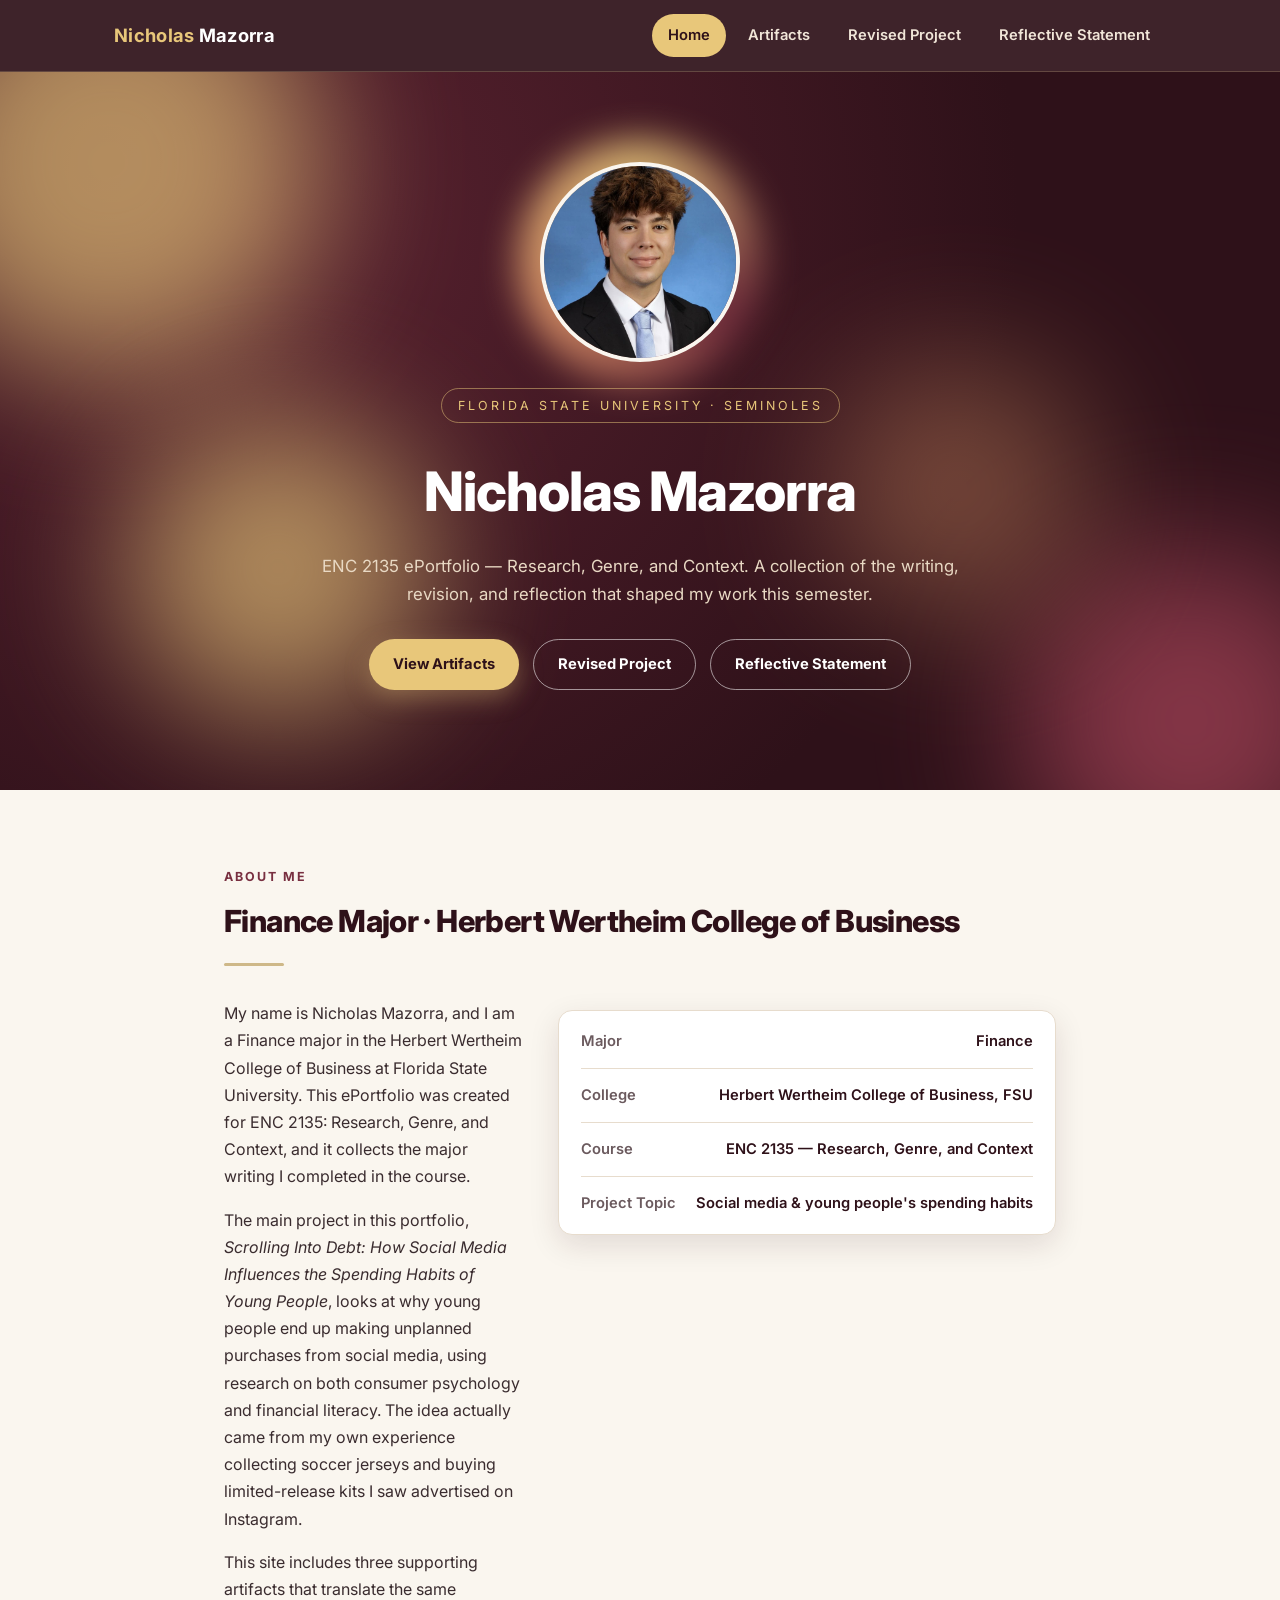
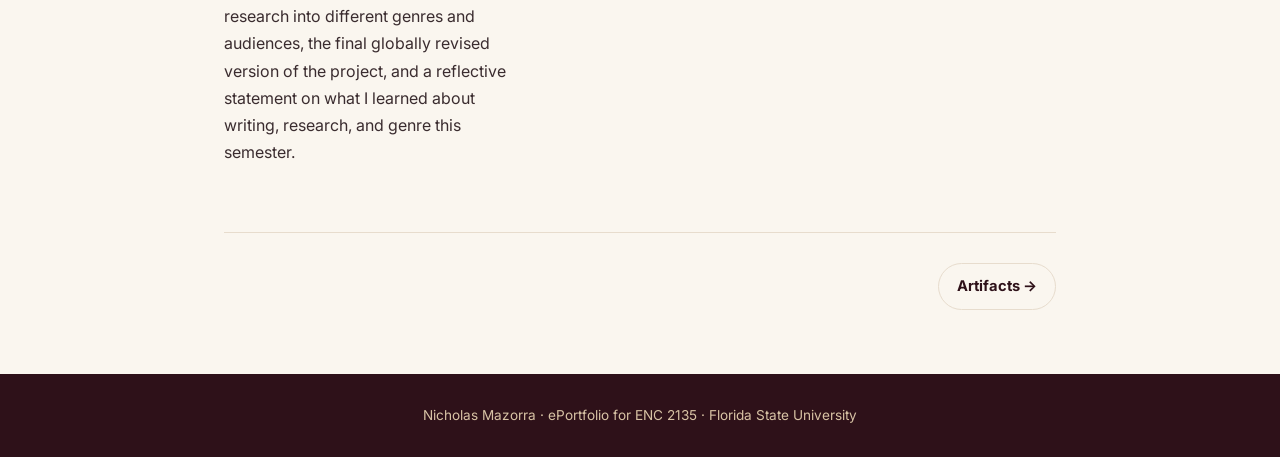
<file: index.html>
<!DOCTYPE html>
<html lang="en">
<head>
<meta charset="UTF-8">
<meta name="viewport" content="width=device-width, initial-scale=1.0">
<title>Nicholas Mazorra — ENC 2135 ePortfolio</title>
<meta name="description" content="Nicholas Mazorra's ENC 2135 ePortfolio — Florida State University. Home, Artifacts, Revised Project, and Reflective Statement.">
<link rel="stylesheet" href="style.css">
</head>
<body>

<header class="topnav">
  <div class="nav-inner">
    <a class="brand" href="index.html">Nicholas <span>Mazorra</span></a>
    <button type="button" class="hamburger" aria-label="Menu"><span></span><span></span><span></span></button>
    <nav class="links">
      <a href="index.html" class="active">Home</a>
      <a href="artifacts.html">Artifacts</a>
      <a href="revision.html">Revised Project</a>
      <a href="reflective.html">Reflective Statement</a>
    </nav>
  </div>
</header>

<section class="hero aura-bg">
  <div class="aura-blob gold b1"></div>
  <div class="aura-blob garnet b2"></div>
  <div class="aura-blob blush b3"></div>
  <div class="aura-blob gold b4"></div>

  <div class="portrait-wrap">
    <img src="nico-photo.png" alt="Photo of Nicholas Mazorra">
  </div>

  <span class="eyebrow">Florida State University · Seminoles</span>
  <h1>Nicholas Mazorra</h1>
  <p class="lead">ENC 2135 ePortfolio — Research, Genre, and Context. A collection of
    the writing, revision, and reflection that shaped my work this semester.</p>

  <div class="cta-row">
    <a class="btn btn-gold" href="artifacts.html">View Artifacts</a>
    <a class="btn btn-outline" href="revision.html">Revised Project</a>
    <a class="btn btn-outline" href="reflective.html">Reflective Statement</a>
  </div>
</section>

<div class="container">

  <section class="reveal">
    <p class="section-tag">About Me</p>
    <h2 class="title">Finance Major · Herbert Wertheim College of Business</h2>
    <div class="divider"></div>

    <div class="about-flex">
      <div class="text">
        <p>My name is Nicholas Mazorra, and I am a Finance major in the Herbert
          Wertheim College of Business at Florida State University. This
          ePortfolio was created for ENC 2135: Research, Genre, and Context,
          and it collects the major writing I completed in the course.</p>
        <p>The main project in this portfolio, <em>Scrolling Into Debt: How
          Social Media Influences the Spending Habits of Young People</em>,
          looks at why young people end up making unplanned purchases from
          social media, using research on both consumer psychology and
          financial literacy. The idea actually came from my own experience
          collecting soccer jerseys and buying limited-release kits I saw
          advertised on Instagram.</p>
        <p>This site includes three supporting artifacts that translate the
          same research into different genres and audiences, the final
          globally revised version of the project, and a reflective statement
          on what I learned about writing, research, and genre this
          semester.</p>
      </div>

      <div class="fact-card">
        <div class="fact"><span class="k">Major</span><span class="v">Finance</span></div>
        <div class="fact"><span class="k">College</span><span class="v">Herbert Wertheim College of Business, FSU</span></div>
        <div class="fact"><span class="k">Course</span><span class="v">ENC 2135 — Research, Genre, and Context</span></div>
        <div class="fact"><span class="k">Project Topic</span><span class="v">Social media &amp; young people's spending habits</span></div>
      </div>
    </div>
  </section>

  <div class="page-links reveal">
    <span></span>
    <a href="artifacts.html">Artifacts →</a>
  </div>

</div>

<footer class="site">
  Nicholas Mazorra · ePortfolio for ENC 2135 · Florida State University
</footer>

<script src="script.js"></script>
</body>
</html>
</file>
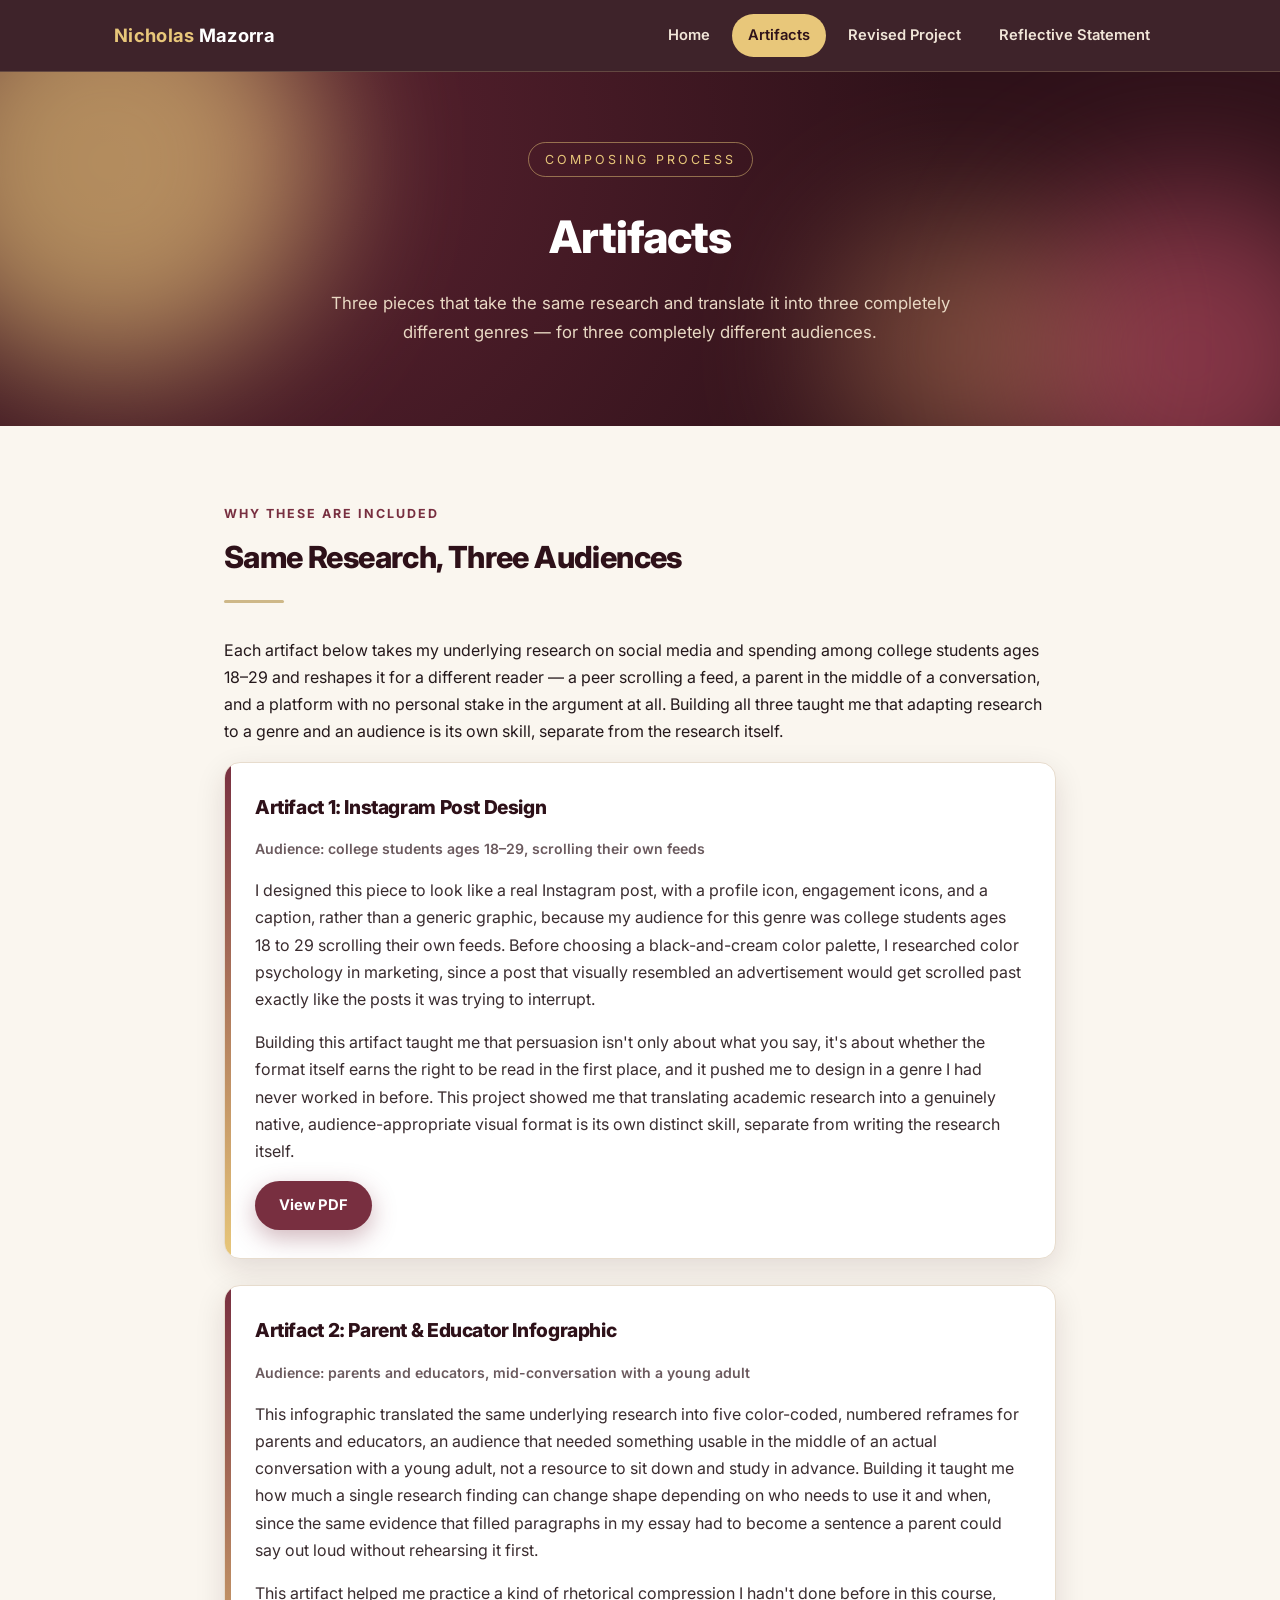
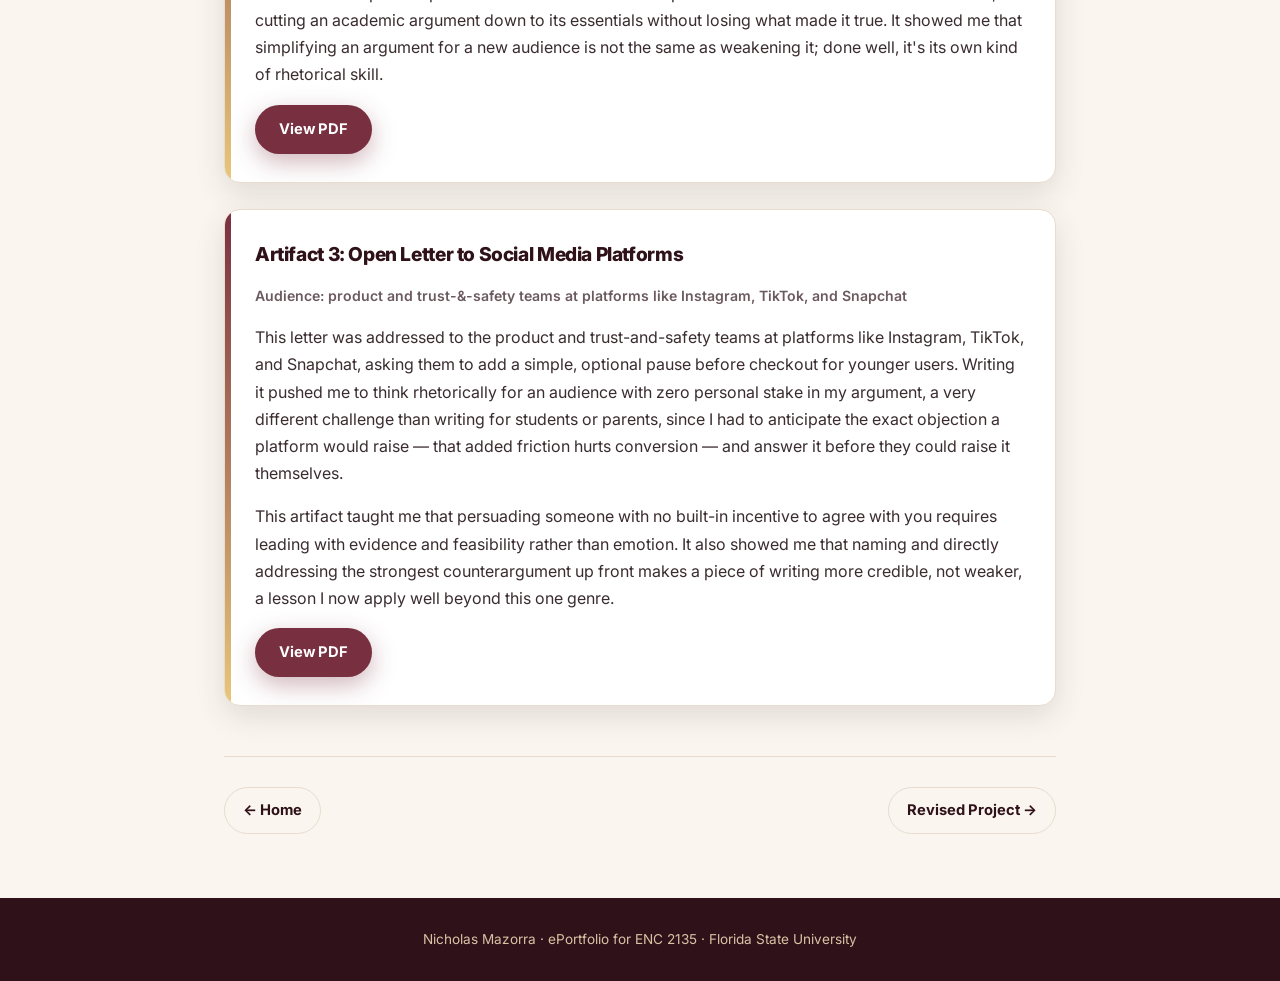
<file: artifacts.html>
<!DOCTYPE html>
<html lang="en">
<head>
<meta charset="UTF-8">
<meta name="viewport" content="width=device-width, initial-scale=1.0">
<title>Artifacts — Nicholas Mazorra ePortfolio</title>
<meta name="description" content="Artifacts from Nicholas Mazorra's ENC 2135 composing process at Florida State University.">
<link rel="stylesheet" href="style.css">
</head>
<body>

<header class="topnav">
  <div class="nav-inner">
    <a class="brand" href="index.html">Nicholas <span>Mazorra</span></a>
    <button type="button" class="hamburger" aria-label="Menu"><span></span><span></span><span></span></button>
    <nav class="links">
      <a href="index.html">Home</a>
      <a href="artifacts.html" class="active">Artifacts</a>
      <a href="revision.html">Revised Project</a>
      <a href="reflective.html">Reflective Statement</a>
    </nav>
  </div>
</header>

<section class="hero aura-bg" style="padding:70px 24px 80px;">
  <div class="aura-blob gold b1"></div>
  <div class="aura-blob garnet b2"></div>
  <div class="aura-blob blush b3"></div>
  <span class="eyebrow">Composing Process</span>
  <h1 style="font-size:clamp(1.9rem,4.5vw,2.8rem);">Artifacts</h1>
  <p class="lead">Three pieces that take the same research and translate it
    into three completely different genres — for three completely different audiences.</p>
</section>

<div class="container">

  <section class="reveal">
    <p class="section-tag">Why These Are Included</p>
    <h2 class="title">Same Research, Three Audiences</h2>
    <div class="divider"></div>
    <p>Each artifact below takes my underlying research on social media and
      spending among college students ages 18–29 and reshapes it for a
      different reader — a peer scrolling a feed, a parent in the middle of a
      conversation, and a platform with no personal stake in the argument at
      all. Building all three taught me that adapting research to a genre and
      an audience is its own skill, separate from the research itself.</p>
  </section>

  <div class="artifact-card reveal">
    <h3>Artifact 1: Instagram Post Design</h3>
    <p class="meta">Audience: college students ages 18–29, scrolling their own feeds</p>
    <p>I designed this piece to look like a real Instagram post, with a
      profile icon, engagement icons, and a caption, rather than a generic
      graphic, because my audience for this genre was college students ages
      18 to 29 scrolling their own feeds. Before choosing a black-and-cream
      color palette, I researched color psychology in marketing, since a post
      that visually resembled an advertisement would get scrolled past
      exactly like the posts it was trying to interrupt.</p>
    <p>Building this artifact taught me that persuasion isn't only about what
      you say, it's about whether the format itself earns the right to be
      read in the first place, and it pushed me to design in a genre I had
      never worked in before. This project showed me that translating
      academic research into a genuinely native, audience-appropriate visual
      format is its own distinct skill, separate from writing the research
      itself.</p>
    <a class="btn btn-solid" href="Artifact_1_Social_Media_Post.pdf" target="_blank">View PDF</a>
  </div>

  <div class="artifact-card reveal">
    <h3>Artifact 2: Parent &amp; Educator Infographic</h3>
    <p class="meta">Audience: parents and educators, mid-conversation with a young adult</p>
    <p>This infographic translated the same underlying research into five
      color-coded, numbered reframes for parents and educators, an audience
      that needed something usable in the middle of an actual conversation
      with a young adult, not a resource to sit down and study in advance.
      Building it taught me how much a single research finding can change
      shape depending on who needs to use it and when, since the same
      evidence that filled paragraphs in my essay had to become a sentence a
      parent could say out loud without rehearsing it first.</p>
    <p>This artifact helped me practice a kind of rhetorical compression I
      hadn't done before in this course, cutting an academic argument down to
      its essentials without losing what made it true. It showed me that
      simplifying an argument for a new audience is not the same as
      weakening it; done well, it's its own kind of rhetorical skill.</p>
    <a class="btn btn-solid" href="Artifact_2_Infographic.pdf" target="_blank">View PDF</a>
  </div>

  <div class="artifact-card reveal">
    <h3>Artifact 3: Open Letter to Social Media Platforms</h3>
    <p class="meta">Audience: product and trust-&amp;-safety teams at platforms like Instagram, TikTok, and Snapchat</p>
    <p>This letter was addressed to the product and trust-and-safety teams at
      platforms like Instagram, TikTok, and Snapchat, asking them to add a
      simple, optional pause before checkout for younger users. Writing it
      pushed me to think rhetorically for an audience with zero personal
      stake in my argument, a very different challenge than writing for
      students or parents, since I had to anticipate the exact objection a
      platform would raise — that added friction hurts conversion — and
      answer it before they could raise it themselves.</p>
    <p>This artifact taught me that persuading someone with no built-in
      incentive to agree with you requires leading with evidence and
      feasibility rather than emotion. It also showed me that naming and
      directly addressing the strongest counterargument up front makes a
      piece of writing more credible, not weaker, a lesson I now apply well
      beyond this one genre.</p>
    <a class="btn btn-solid" href="Artifact_3_Open_Letter.pdf" target="_blank">View PDF</a>
  </div>

  <div class="page-links reveal">
    <a href="index.html">← Home</a>
    <a href="revision.html">Revised Project →</a>
  </div>

</div>

<footer class="site">
  Nicholas Mazorra · ePortfolio for ENC 2135 · Florida State University
</footer>

<script src="script.js"></script>
</body>
</html>
</file>
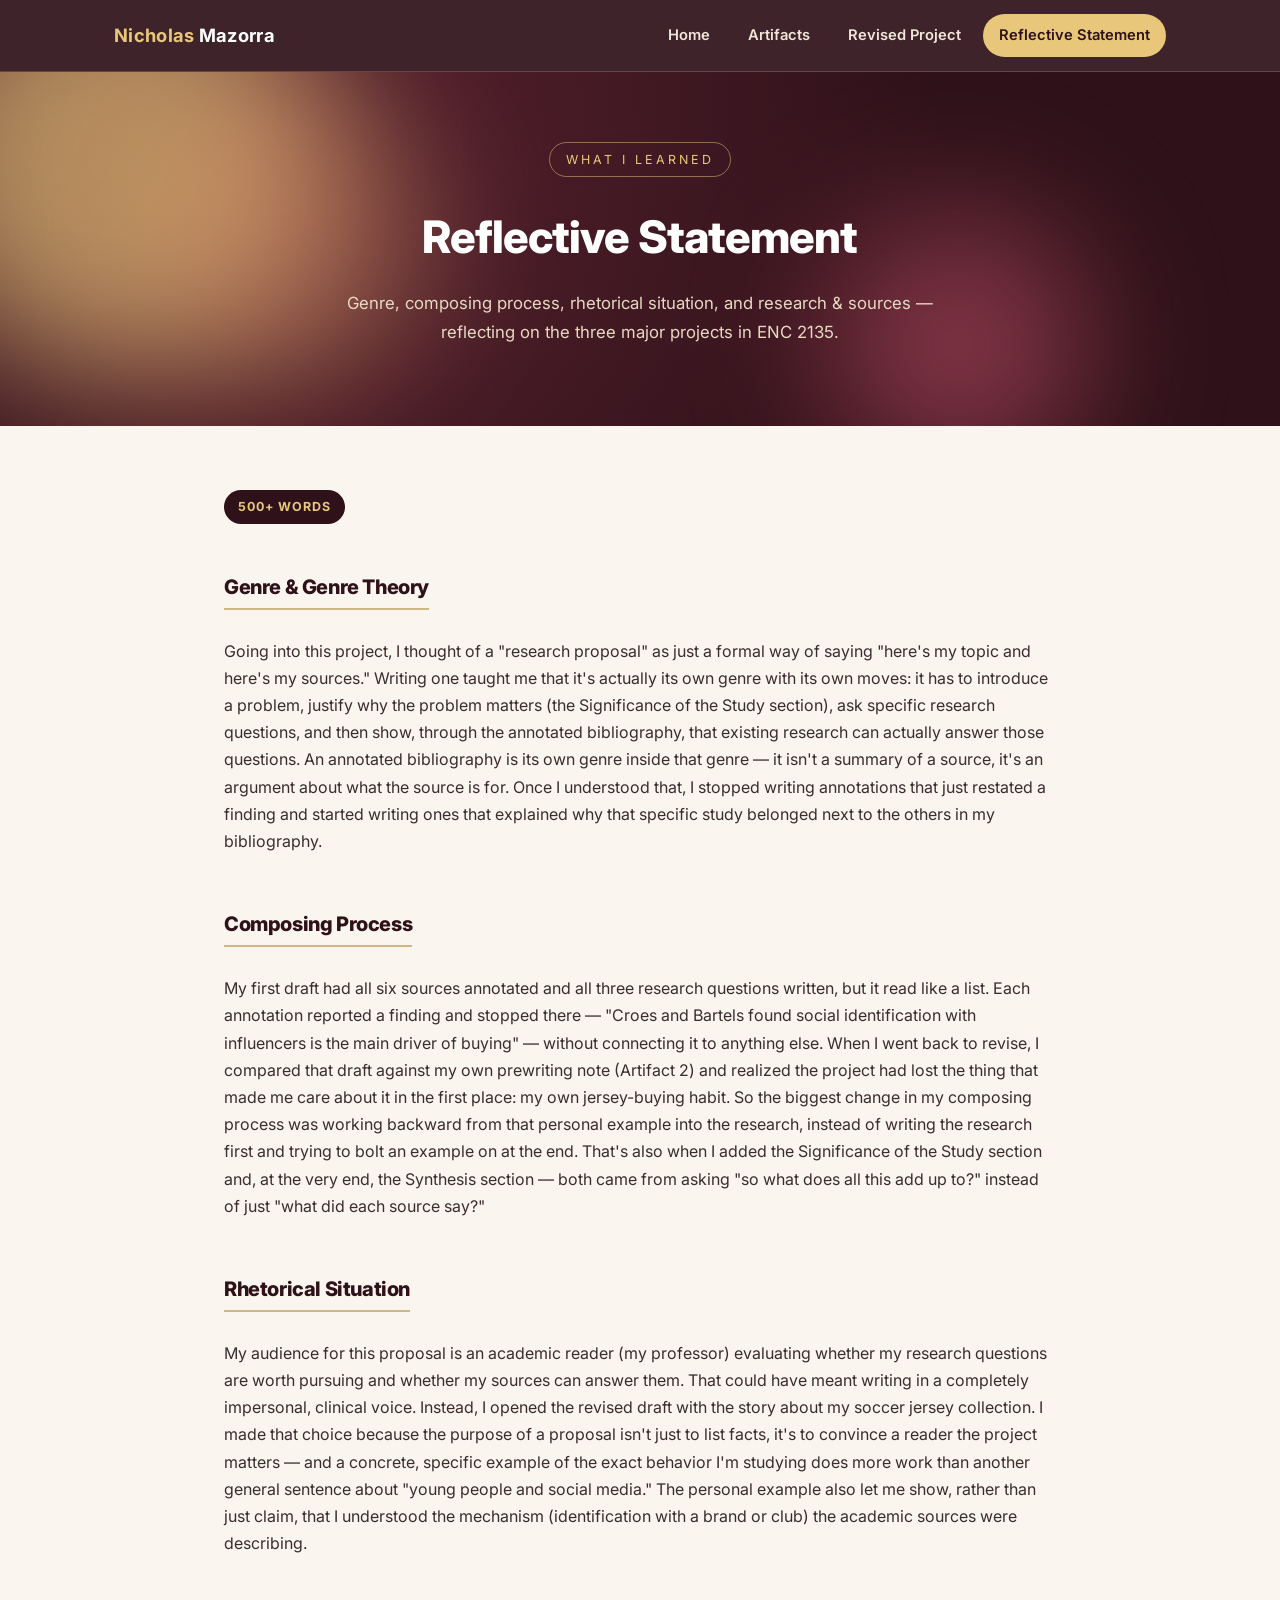
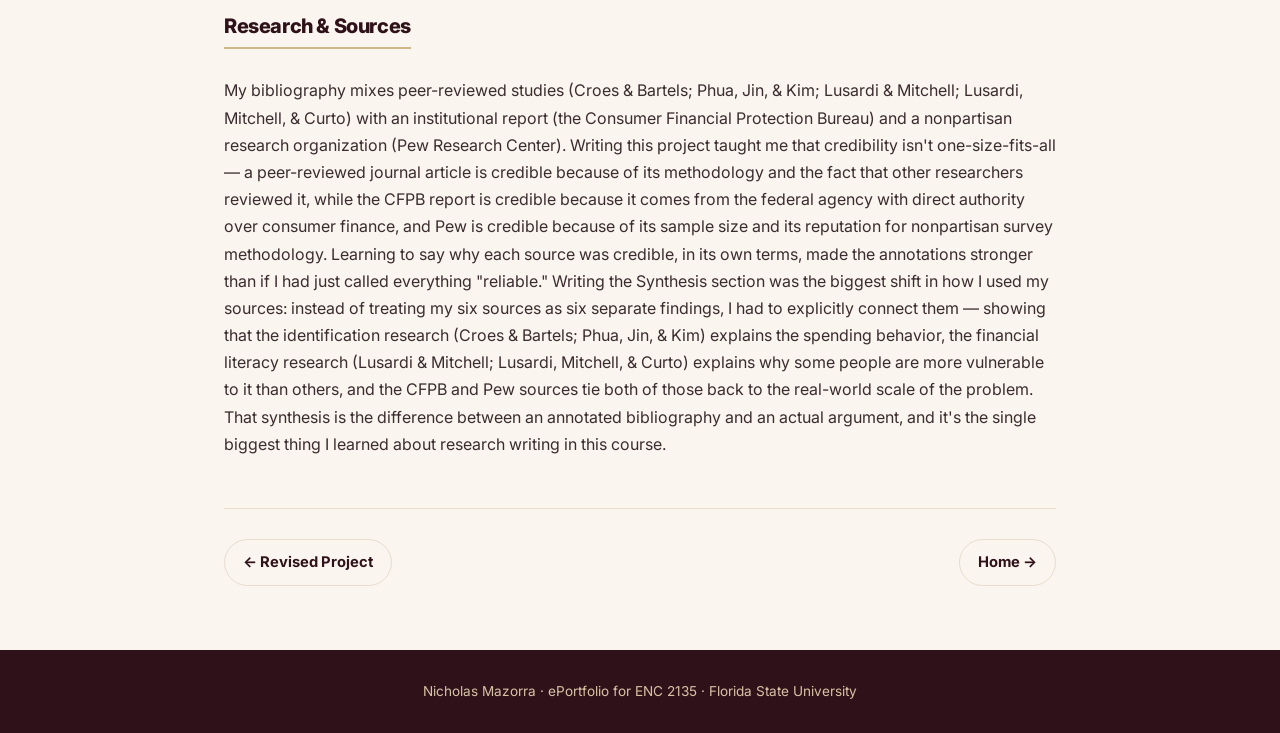
<file: reflective.html>
<!DOCTYPE html>
<html lang="en">
<head>
<meta charset="UTF-8">
<meta name="viewport" content="width=device-width, initial-scale=1.0">
<title>Reflective Statement — Nicholas Mazorra ePortfolio</title>
<meta name="description" content="Reflective statement on genre, composing process, rhetoric, and research for ENC 2135 at Florida State University.">
<link rel="stylesheet" href="style.css">
</head>
<body>

<header class="topnav">
  <div class="nav-inner">
    <a class="brand" href="index.html">Nicholas <span>Mazorra</span></a>
    <button type="button" class="hamburger" aria-label="Menu"><span></span><span></span><span></span></button>
    <nav class="links">
      <a href="index.html">Home</a>
      <a href="artifacts.html">Artifacts</a>
      <a href="revision.html">Revised Project</a>
      <a href="reflective.html" class="active">Reflective Statement</a>
    </nav>
  </div>
</header>

<section class="hero aura-bg" style="padding:70px 24px 80px;">
  <div class="aura-blob gold b1"></div>
  <div class="aura-blob garnet b3"></div>
  <div class="aura-blob blush b4"></div>
  <span class="eyebrow">What I Learned</span>
  <h1 style="font-size:clamp(1.9rem,4.5vw,2.8rem);">Reflective Statement</h1>
  <p class="lead">Genre, composing process, rhetorical situation, and research
    &amp; sources — reflecting on the three major projects in ENC 2135.</p>
</section>

<div class="container">

  <span class="word-badge reveal">500+ WORDS</span>

  <div class="reflect-block reveal">
    <h3>Genre &amp; Genre Theory</h3>
    <p>Going into this project, I thought of a "research proposal" as just a
      formal way of saying "here's my topic and here's my sources." Writing
      one taught me that it's actually its own genre with its own moves: it
      has to introduce a problem, justify why the problem matters (the
      Significance of the Study section), ask specific research questions,
      and then show, through the annotated bibliography, that existing
      research can actually answer those questions. An annotated bibliography
      is its own genre inside that genre — it isn't a summary of a source,
      it's an argument about what the source is for. Once I understood that,
      I stopped writing annotations that just restated a finding and started
      writing ones that explained why that specific study belonged next to
      the others in my bibliography.</p>
  </div>

  <div class="reflect-block reveal">
    <h3>Composing Process</h3>
    <p>My first draft had all six sources annotated and all three research
      questions written, but it read like a list. Each annotation reported a
      finding and stopped there — "Croes and Bartels found social
      identification with influencers is the main driver of buying" — without
      connecting it to anything else. When I went back to revise, I compared
      that draft against my own prewriting note (Artifact 2) and realized the
      project had lost the thing that made me care about it in the first
      place: my own jersey-buying habit. So the biggest change in my
      composing process was working backward from that personal example into
      the research, instead of writing the research first and trying to bolt
      an example on at the end. That's also when I added the Significance of
      the Study section and, at the very end, the Synthesis section — both
      came from asking "so what does all this add up to?" instead of just
      "what did each source say?"</p>
  </div>

  <div class="reflect-block reveal">
    <h3>Rhetorical Situation</h3>
    <p>My audience for this proposal is an academic reader (my professor)
      evaluating whether my research questions are worth pursuing and whether
      my sources can answer them. That could have meant writing in a
      completely impersonal, clinical voice. Instead, I opened the revised
      draft with the story about my soccer jersey collection. I made that
      choice because the purpose of a proposal isn't just to list facts, it's
      to convince a reader the project matters — and a concrete, specific
      example of the exact behavior I'm studying does more work than another
      general sentence about "young people and social media." The personal
      example also let me show, rather than just claim, that I understood the
      mechanism (identification with a brand or club) the academic sources
      were describing.</p>
  </div>

  <div class="reflect-block reveal">
    <h3>Research &amp; Sources</h3>
    <p>My bibliography mixes peer-reviewed studies (Croes &amp; Bartels; Phua,
      Jin, &amp; Kim; Lusardi &amp; Mitchell; Lusardi, Mitchell, &amp; Curto)
      with an institutional report (the Consumer Financial Protection Bureau)
      and a nonpartisan research organization (Pew Research Center). Writing
      this project taught me that credibility isn't one-size-fits-all — a
      peer-reviewed journal article is credible because of its methodology
      and the fact that other researchers reviewed it, while the CFPB report
      is credible because it comes from the federal agency with direct
      authority over consumer finance, and Pew is credible because of its
      sample size and its reputation for nonpartisan survey methodology.
      Learning to say why each source was credible, in its own terms, made
      the annotations stronger than if I had just called everything
      "reliable." Writing the Synthesis section was the biggest shift in how
      I used my sources: instead of treating my six sources as six separate
      findings, I had to explicitly connect them — showing that the
      identification research (Croes &amp; Bartels; Phua, Jin, &amp; Kim)
      explains the spending behavior, the financial literacy research
      (Lusardi &amp; Mitchell; Lusardi, Mitchell, &amp; Curto) explains why
      some people are more vulnerable to it than others, and the CFPB and Pew
      sources tie both of those back to the real-world scale of the problem.
      That synthesis is the difference between an annotated bibliography and
      an actual argument, and it's the single biggest thing I learned about
      research writing in this course.</p>
  </div>

  <div class="page-links reveal">
    <a href="revision.html">← Revised Project</a>
    <a href="index.html">Home →</a>
  </div>

</div>

<footer class="site">
  Nicholas Mazorra · ePortfolio for ENC 2135 · Florida State University
</footer>

<script src="script.js"></script>
</body>
</html>
</file>
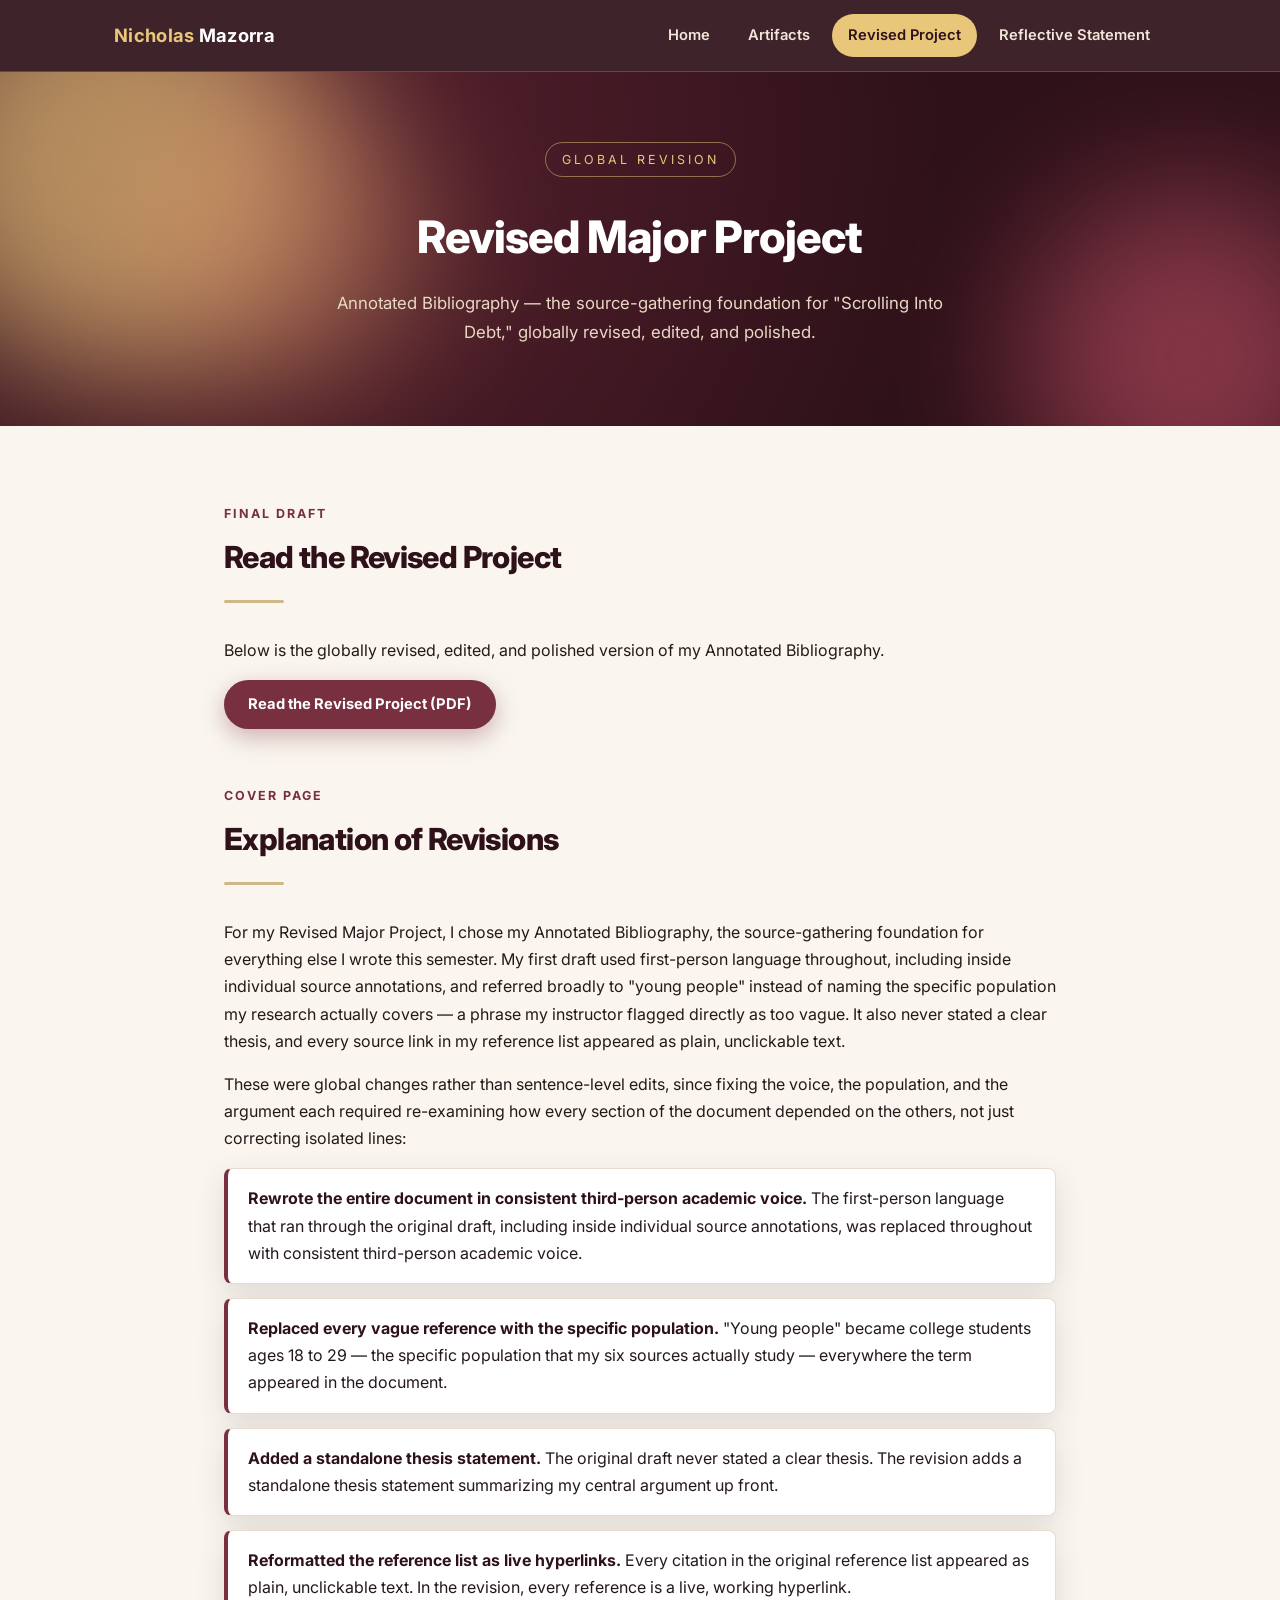
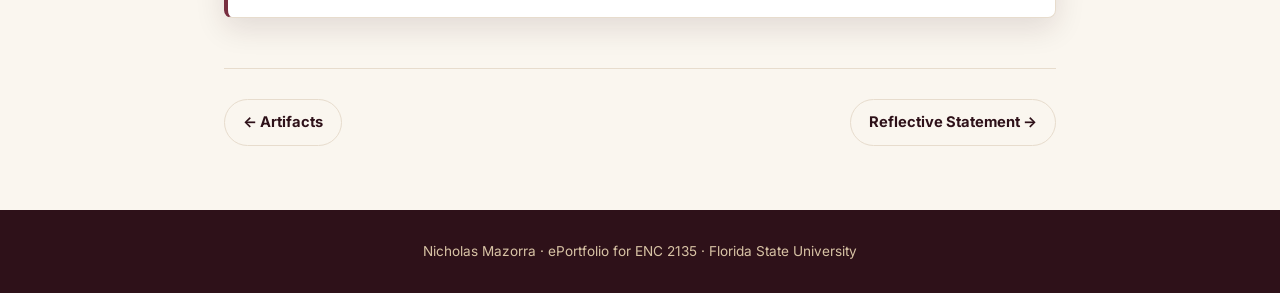
<file: revision.html>
<!DOCTYPE html>
<html lang="en">
<head>
<meta charset="UTF-8">
<meta name="viewport" content="width=device-width, initial-scale=1.0">
<title>Revised Project — Nicholas Mazorra ePortfolio</title>
<meta name="description" content="Globally revised research proposal and annotated bibliography for ENC 2135 at Florida State University.">
<link rel="stylesheet" href="style.css">
</head>
<body>

<header class="topnav">
  <div class="nav-inner">
    <a class="brand" href="index.html">Nicholas <span>Mazorra</span></a>
    <button type="button" class="hamburger" aria-label="Menu"><span></span><span></span><span></span></button>
    <nav class="links">
      <a href="index.html">Home</a>
      <a href="artifacts.html">Artifacts</a>
      <a href="revision.html" class="active">Revised Project</a>
      <a href="reflective.html">Reflective Statement</a>
    </nav>
  </div>
</header>

<section class="hero aura-bg" style="padding:70px 24px 80px;">
  <div class="aura-blob gold b1"></div>
  <div class="aura-blob garnet b2"></div>
  <div class="aura-blob blush b4"></div>
  <span class="eyebrow">Global Revision</span>
  <h1 style="font-size:clamp(1.9rem,4.5vw,2.8rem);">Revised Major Project</h1>
  <p class="lead">Annotated Bibliography — the source-gathering foundation
    for "Scrolling Into Debt," globally revised, edited, and polished.</p>
</section>

<div class="container">

  <section class="reveal">
    <p class="section-tag">Final Draft</p>
    <h2 class="title">Read the Revised Project</h2>
    <div class="divider"></div>
    <p>Below is the globally revised, edited, and polished version of my
      Annotated Bibliography.</p>
    <a class="btn btn-solid" href="Draft_2_Revised.pdf" target="_blank">Read the Revised Project (PDF)</a>
  </section>

  <section class="reveal" style="margin-top:56px;">
    <p class="section-tag">Cover Page</p>
    <h2 class="title">Explanation of Revisions</h2>
    <div class="divider"></div>
    <p>For my Revised Major Project, I chose my Annotated Bibliography, the
      source-gathering foundation for everything else I wrote this semester.
      My first draft used first-person language throughout, including inside
      individual source annotations, and referred broadly to "young people"
      instead of naming the specific population my research actually covers
      — a phrase my instructor flagged directly as too vague. It also never
      stated a clear thesis, and every source link in my reference list
      appeared as plain, unclickable text.</p>
    <p>These were global changes rather than sentence-level edits, since
      fixing the voice, the population, and the argument each required
      re-examining how every section of the document depended on the others,
      not just correcting isolated lines:</p>

    <ul class="changes">
      <li><strong>Rewrote the entire document in consistent third-person
        academic voice.</strong> The first-person language that ran through
        the original draft, including inside individual source annotations,
        was replaced throughout with consistent third-person academic voice.</li>
      <li><strong>Replaced every vague reference with the specific
        population.</strong> "Young people" became college students ages 18
        to 29 — the specific population that my six sources actually study —
        everywhere the term appeared in the document.</li>
      <li><strong>Added a standalone thesis statement.</strong> The original
        draft never stated a clear thesis. The revision adds a standalone
        thesis statement summarizing my central argument up front.</li>
      <li><strong>Reformatted the reference list as live hyperlinks.</strong>
        Every citation in the original reference list appeared as plain,
        unclickable text. In the revision, every reference is a live, working
        hyperlink.</li>
    </ul>
  </section>

  <div class="page-links reveal">
    <a href="artifacts.html">← Artifacts</a>
    <a href="reflective.html">Reflective Statement →</a>
  </div>

</div>

<footer class="site">
  Nicholas Mazorra · ePortfolio for ENC 2135 · Florida State University
</footer>

<script src="script.js"></script>
</body>
</html>
</file>
<file: style.css>
/* ===========================================================
   Nicholas Mazorra — ENC 2135 ePortfolio
   FSU Garnet & Gold theme
=========================================================== */

@import url('https://fonts.googleapis.com/css2?family=Inter:wght@400;500;600;700;800&display=swap');

:root{
  --garnet: #782F40;
  --garnet-dark: #4a1c28;
  --garnet-deep: #2e1119;
  --gold: #CEB888;
  --gold-bright: #E8C77A;
  --cream: #faf6ef;
  --ink: #24181b;
  --muted: #6b5a5e;
  --card: #ffffff;
  --line: #e7dccd;
  --shadow: 0 10px 30px rgba(46, 17, 25, 0.12);
  --shadow-lg: 0 24px 60px rgba(46, 17, 25, 0.22);
}

*{ box-sizing: border-box; }
html{ scroll-behavior: smooth; }
body{
  margin: 0;
  font-family: -apple-system, BlinkMacSystemFont, 'Inter', 'Segoe UI', Helvetica, Arial, sans-serif;
  color: var(--ink);
  background: var(--cream);
  line-height: 1.7;
  -webkit-font-smoothing: antialiased;
}
h1, h2, h3, h4{
  font-family: -apple-system, BlinkMacSystemFont, 'Inter', 'Segoe UI', Helvetica, Arial, sans-serif;
  font-weight: 800;
  letter-spacing: -0.02em;
}
a{ color: inherit; }
img{ max-width: 100%; display: block; }

/* ---------- Aura background system ---------- */
.aura-bg{
  position: relative;
  overflow: hidden;
  background: radial-gradient(circle at 20% 20%, #5a2230, var(--garnet-deep) 65%);
}
.aura-blob{
  position: absolute;
  border-radius: 50%;
  filter: blur(70px);
  opacity: 0.65;
  pointer-events: none;
  z-index: 0;
  animation: drift 18s ease-in-out infinite alternate;
}
.aura-blob.gold{ background: var(--gold-bright); }
.aura-blob.garnet{ background: #b3495f; }
.aura-blob.blush{ background: #e39a6b; opacity: 0.4; }

.aura-blob.b1{ width: 420px; height: 420px; top: -120px; left: -100px; }
.aura-blob.b2{ width: 340px; height: 340px; bottom: -100px; right: -80px; animation-delay: 3s; }
.aura-blob.b3{ width: 260px; height: 260px; top: 40%; right: 15%; animation-delay: 6s; }
.aura-blob.b4{ width: 300px; height: 300px; bottom: 10%; left: 10%; animation-delay: 1.5s; }

@keyframes drift{
  0%   { transform: translate(0, 0) scale(1); }
  50%  { transform: translate(30px, -25px) scale(1.08); }
  100% { transform: translate(-20px, 15px) scale(0.96); }
}

@media (prefers-reduced-motion: reduce){
  .aura-blob{ animation: none; }
  html{ scroll-behavior: auto; }
}

/* ---------- Nav ---------- */
header.topnav{
  position: sticky;
  top: 0;
  z-index: 100;
  background: rgba(46, 17, 25, 0.92);
  backdrop-filter: blur(10px);
  border-bottom: 1px solid rgba(206, 184, 136, 0.25);
}
.nav-inner{
  max-width: 1100px;
  margin: 0 auto;
  display: flex;
  align-items: center;
  justify-content: space-between;
  padding: 14px 24px;
}
.brand{
  font-family: -apple-system, BlinkMacSystemFont, 'Inter', 'Segoe UI', Helvetica, Arial, sans-serif;
  font-weight: 700;
  font-size: 1.15rem;
  color: var(--gold-bright);
  text-decoration: none;
  letter-spacing: 0.3px;
}
.brand span{ color: #fff; }

nav.links{
  display: flex;
  gap: 6px;
}
nav.links a{
  position: relative;
  text-decoration: none;
  color: #f1e6d8;
  font-weight: 600;
  font-size: 0.92rem;
  padding: 9px 16px;
  border-radius: 999px;
  transition: color 0.2s, background 0.2s;
}
nav.links a:hover{ background: rgba(206, 184, 136, 0.15); color: var(--gold-bright); }
nav.links a.active{
  color: var(--garnet-deep);
  background: var(--gold-bright);
}

.hamburger{
  display: none;
  flex-direction: column;
  gap: 4px;
  background: none;
  border: none;
  cursor: pointer;
  padding: 6px;
}
.hamburger span{
  width: 24px; height: 2px; background: var(--gold-bright); border-radius: 2px;
}

@media (max-width: 760px){
  nav.links{
    position: absolute;
    top: 100%;
    left: 0;
    right: 0;
    flex-direction: column;
    background: var(--garnet-deep);
    padding: 10px 20px 18px;
    display: none;
    border-bottom: 1px solid rgba(206, 184, 136, 0.25);
  }
  nav.links.open{ display: flex; }
  nav.links a{ padding: 12px 10px; }
  .hamburger{ display: flex; }
}

/* ---------- Hero (used on every page) ---------- */
.hero{
  padding: 90px 24px 100px;
  text-align: center;
  color: #fff;
}
.hero .eyebrow{
  position: relative;
  z-index: 1;
  display: inline-block;
  font-size: 0.78rem;
  letter-spacing: 3px;
  text-transform: uppercase;
  color: var(--gold-bright);
  border: 1px solid rgba(232, 199, 122, 0.5);
  padding: 6px 16px;
  border-radius: 999px;
  margin-bottom: 22px;
}
.hero h1{
  position: relative;
  z-index: 1;
  font-size: clamp(2.1rem, 5vw, 3.4rem);
  margin: 0 0 14px;
  font-weight: 800;
}
.hero p.lead{
  position: relative;
  z-index: 1;
  max-width: 640px;
  margin: 0 auto;
  color: #e9d9c4;
  font-size: 1.05rem;
}

/* ---------- Portrait with aura glow (home) ---------- */
.portrait-wrap{
  position: relative;
  z-index: 1;
  width: 200px;
  height: 200px;
  margin: 0 auto 26px;
}
.portrait-wrap::before{
  content: "";
  position: absolute;
  inset: -22px;
  border-radius: 50%;
  background: conic-gradient(from 0deg, var(--gold-bright), var(--garnet), #e39a6b, var(--gold-bright));
  filter: blur(18px);
  opacity: 0.85;
  animation: spin 10s linear infinite;
}
@keyframes spin{ to{ transform: rotate(360deg); } }
.portrait-wrap img{
  position: relative;
  width: 100%;
  height: 100%;
  object-fit: cover;
  border-radius: 50%;
  border: 4px solid var(--cream);
}

/* ---------- CTA buttons ---------- */
.cta-row{
  position: relative;
  z-index: 1;
  display: flex;
  gap: 14px;
  justify-content: center;
  flex-wrap: wrap;
  margin-top: 30px;
}
.btn{
  display: inline-flex;
  align-items: center;
  gap: 8px;
  padding: 12px 24px;
  border-radius: 999px;
  text-decoration: none;
  font-weight: 700;
  font-size: 0.92rem;
  transition: transform 0.15s, box-shadow 0.15s;
}
.btn:hover{ transform: translateY(-2px); }
.btn-gold{ background: var(--gold-bright); color: var(--garnet-deep); box-shadow: 0 8px 24px rgba(232,199,122,0.35); }
.btn-outline{ background: transparent; color: #fff; border: 1.5px solid rgba(255,255,255,0.55); }
.btn-outline:hover{ border-color: var(--gold-bright); color: var(--gold-bright); }
.btn-solid{ background: var(--garnet); color: #fff; box-shadow: 0 8px 24px rgba(120,47,64,0.35); }
.btn-solid:hover{ background: var(--garnet-dark); }

/* ---------- Content sections ---------- */
.container{
  max-width: 880px;
  margin: 0 auto;
  padding: 64px 24px;
}
.section-tag{
  color: var(--garnet);
  text-transform: uppercase;
  letter-spacing: 2px;
  font-size: 0.78rem;
  font-weight: 700;
  margin-bottom: 8px;
}
h2.title{
  color: var(--garnet-deep);
  font-size: 1.9rem;
  margin: 0 0 8px;
}
.divider{
  width: 60px; height: 3px;
  background: var(--gold);
  border-radius: 2px;
  margin: 16px 0 34px;
}

.about-flex{
  display: flex;
  gap: 36px;
  align-items: flex-start;
  flex-wrap: wrap;
}
.about-flex .text{ flex: 1; min-width: 260px; }
.about-flex .text p{ margin: 0 0 16px; color: #3a2c2f; }

.fact-card{
  background: var(--card);
  border: 1px solid var(--line);
  border-radius: 14px;
  padding: 4px 22px;
  box-shadow: var(--shadow);
  margin-top: 10px;
  min-width: 260px;
}
.fact-card .fact{
  display: flex;
  justify-content: space-between;
  gap: 20px;
  padding: 14px 0;
  border-bottom: 1px solid var(--line);
  font-size: 0.92rem;
}
.fact-card .fact:last-child{ border-bottom: none; }
.fact-card .fact .k{ color: var(--muted); font-weight: 600; }
.fact-card .fact .v{ text-align: right; font-weight: 600; color: var(--garnet-deep); }

/* ---------- Artifact / project cards ---------- */
.artifact-card{
  background: var(--card);
  border: 1px solid var(--line);
  border-radius: 16px;
  padding: 28px 30px;
  margin-bottom: 26px;
  box-shadow: var(--shadow);
  position: relative;
  overflow: hidden;
}
.artifact-card::before{
  content: "";
  position: absolute;
  top: 0; left: 0;
  width: 6px; height: 100%;
  background: linear-gradient(var(--garnet), var(--gold-bright));
}
.artifact-card h3{
  margin: 0 0 4px;
  color: var(--garnet-deep);
  font-size: 1.2rem;
}
.artifact-card .meta{
  color: var(--muted);
  font-size: 0.88rem;
  font-weight: 600;
  margin-bottom: 14px;
}
.artifact-card p{ color: #3a2c2f; }

blockquote{
  border-left: 3px solid var(--gold);
  background: #fbf3e6;
  margin: 18px 0;
  padding: 14px 20px;
  color: #4a3a2f;
  font-style: italic;
  border-radius: 0 8px 8px 0;
}

ul.changes{ padding-left: 0; list-style: none; }
ul.changes li{
  background: var(--card);
  border: 1px solid var(--line);
  border-left: 4px solid var(--garnet);
  border-radius: 8px;
  padding: 16px 20px;
  margin-bottom: 14px;
  box-shadow: var(--shadow);
}
ul.changes li strong{ color: var(--garnet-deep); }

.reflect-block{
  margin-bottom: 32px;
}
.reflect-block h3{
  color: var(--garnet-deep);
  font-size: 1.25rem;
  border-bottom: 2px solid var(--gold);
  display: inline-block;
  padding-bottom: 4px;
  margin-bottom: 12px;
}
.reflect-block p{ color: #3a2c2f; }

.word-badge{
  display: inline-block;
  background: var(--garnet-deep);
  color: var(--gold-bright);
  font-size: 0.78rem;
  font-weight: 700;
  letter-spacing: 1px;
  padding: 6px 14px;
  border-radius: 999px;
  margin-bottom: 26px;
}

/* ---------- Page nav (prev/next between the 3 pages) ---------- */
.page-links{
  display: flex;
  justify-content: space-between;
  gap: 16px;
  margin-top: 50px;
  padding-top: 30px;
  border-top: 1px solid var(--line);
  flex-wrap: wrap;
}
.page-links a{
  text-decoration: none;
  color: var(--garnet-deep);
  font-weight: 700;
  font-size: 0.92rem;
  padding: 10px 18px;
  border-radius: 999px;
  border: 1.5px solid var(--line);
  transition: border-color .15s, color .15s;
}
.page-links a:hover{ border-color: var(--garnet); color: var(--garnet); }

/* ---------- Reveal-on-scroll ---------- */
.reveal{ opacity: 0; transform: translateY(18px); transition: opacity .6s ease, transform .6s ease; }
.reveal.in{ opacity: 1; transform: translateY(0); }

/* ---------- Footer ---------- */
footer.site{
  background: var(--garnet-deep);
  color: #d8c3a5;
  text-align: center;
  padding: 30px 20px;
  font-size: 0.85rem;
}
footer.site a{ color: var(--gold-bright); text-decoration: none; }

@media (max-width: 600px){
  .about-flex{ flex-direction: column; align-items: center; text-align: center; }
  .fact-card{ width: 100%; }
}
</file>
